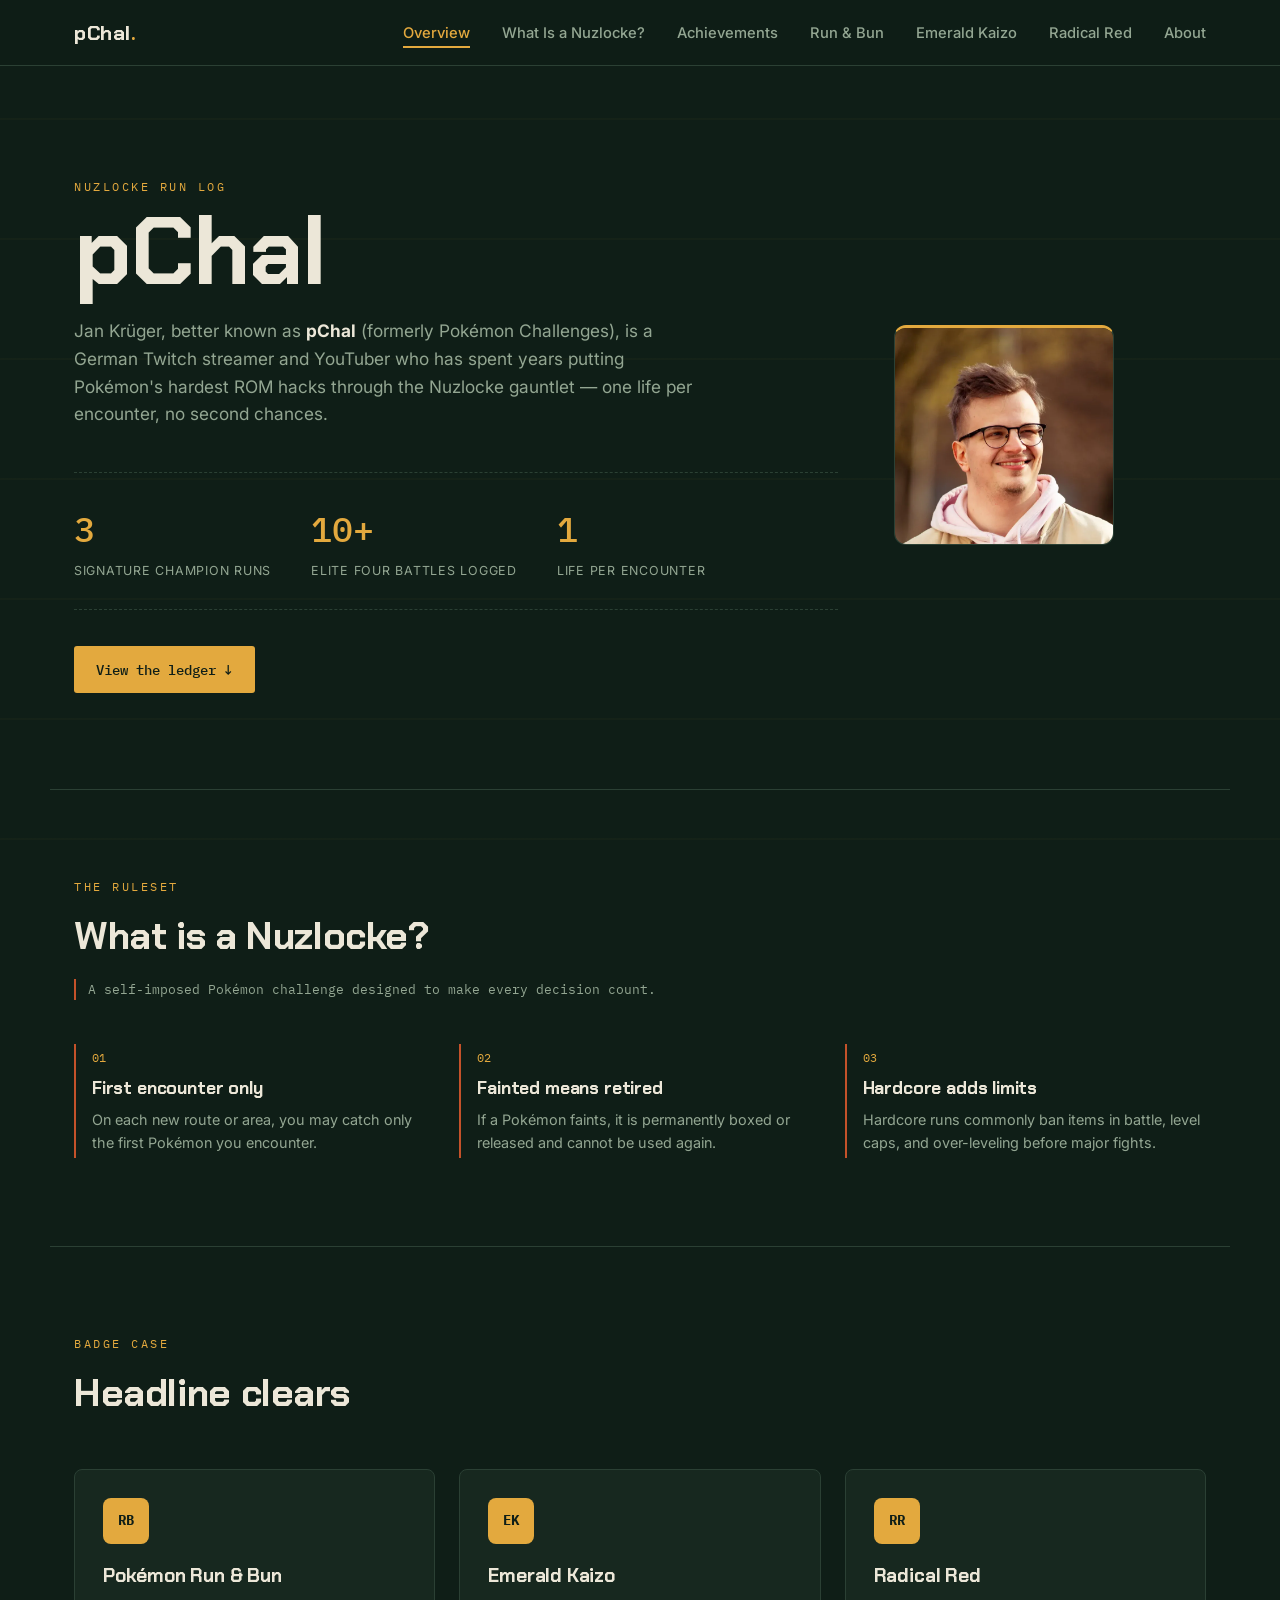
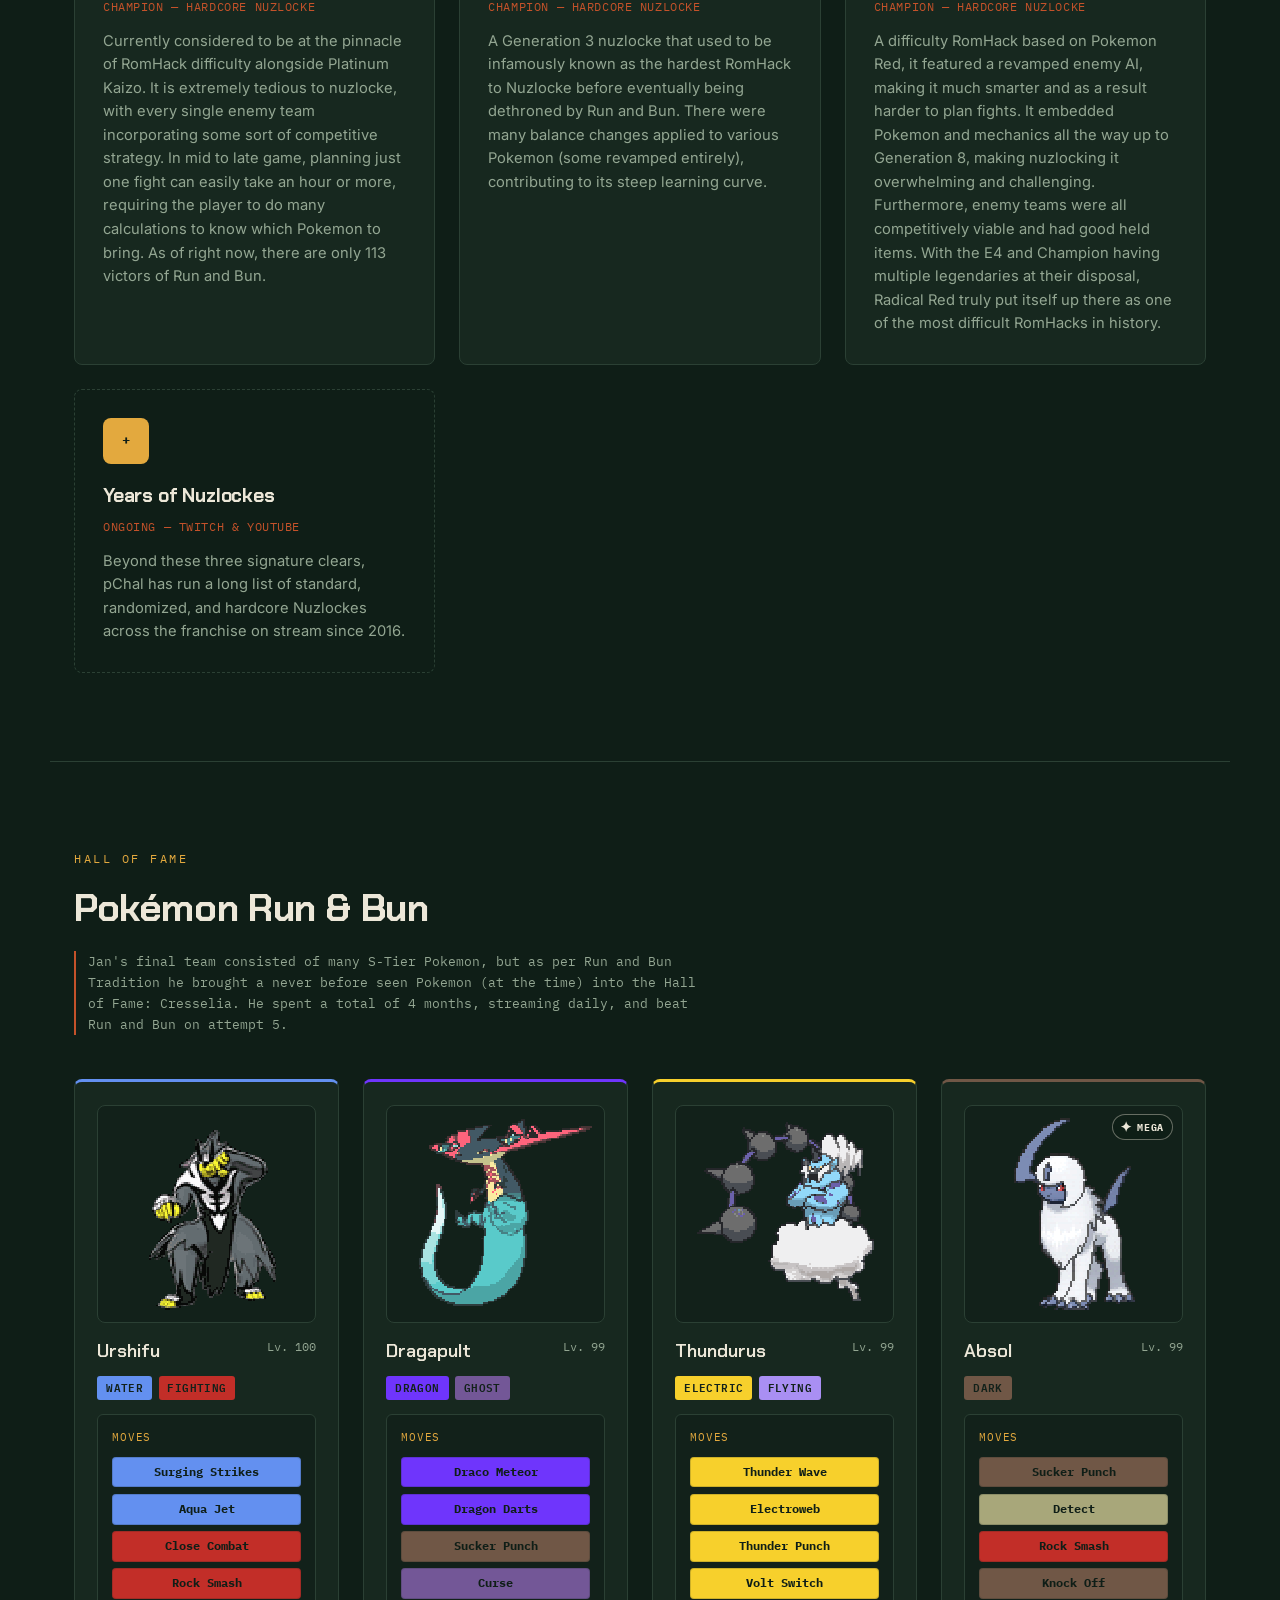
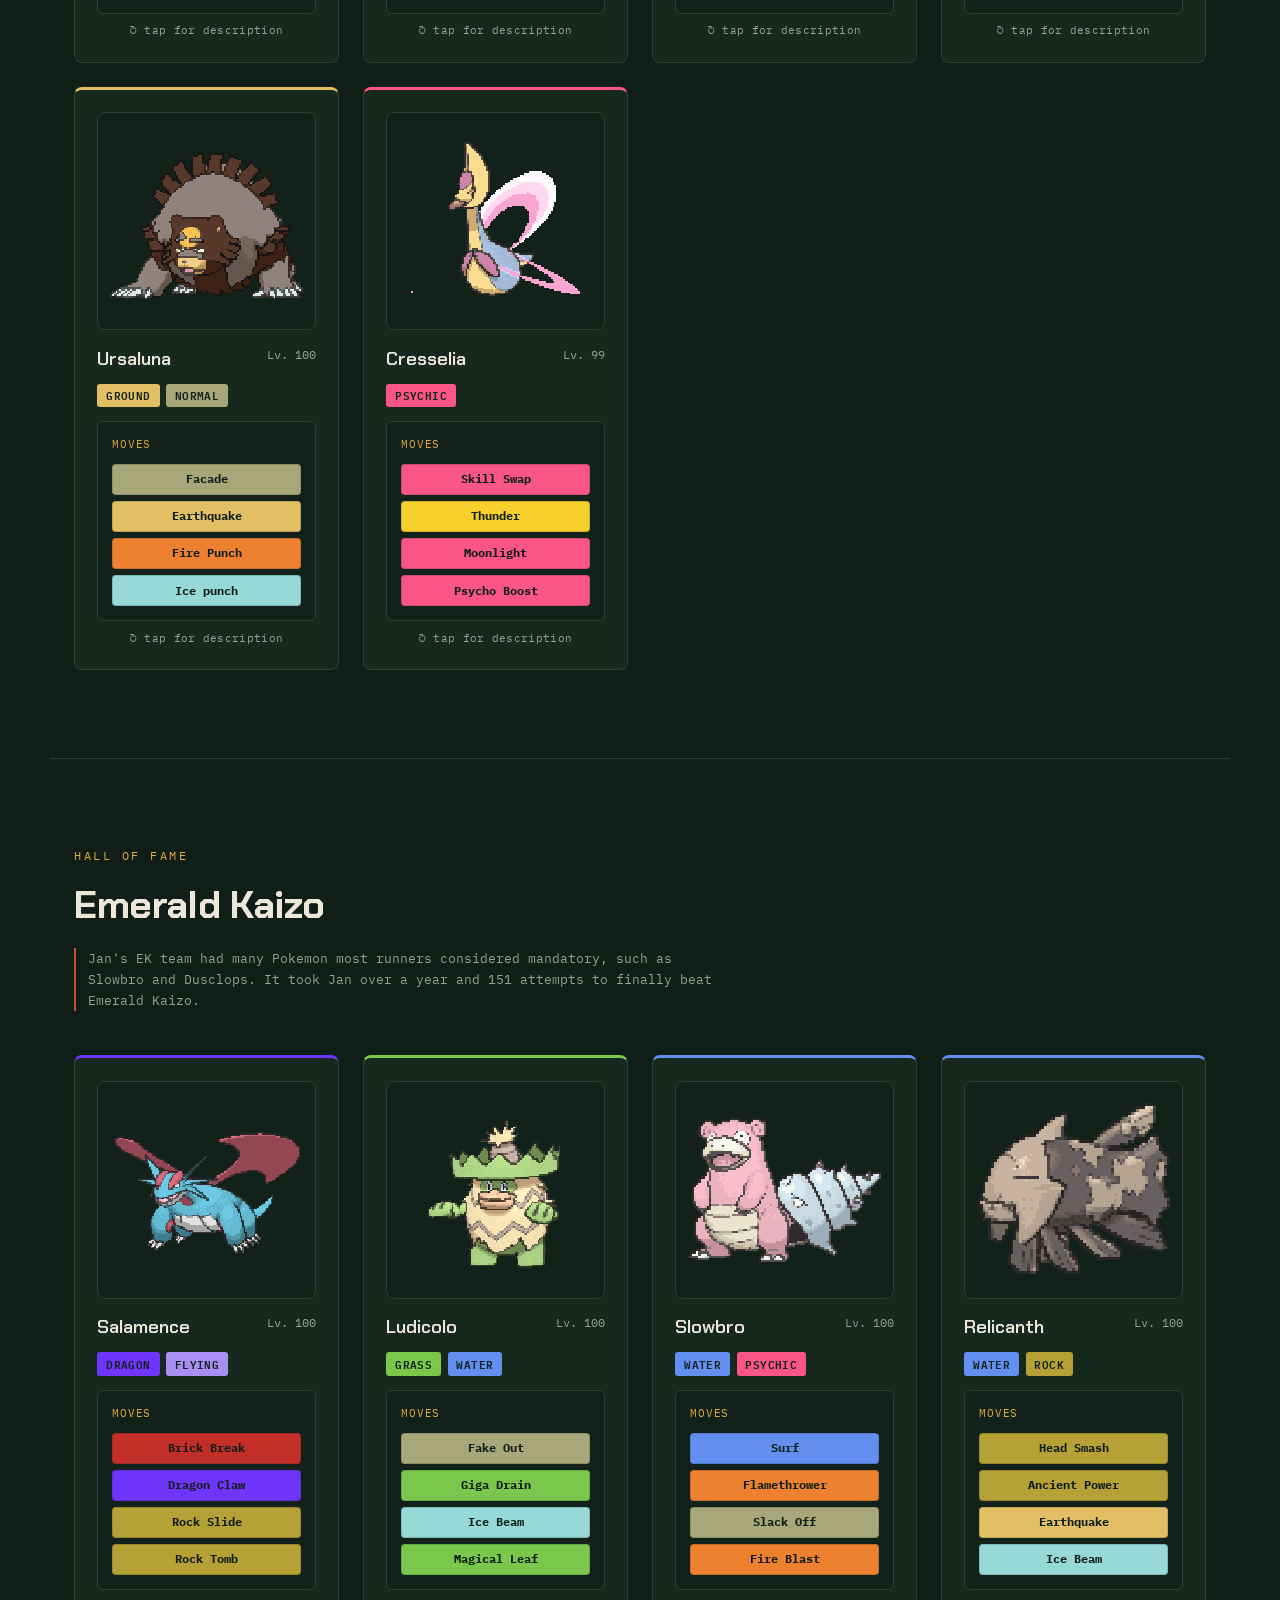
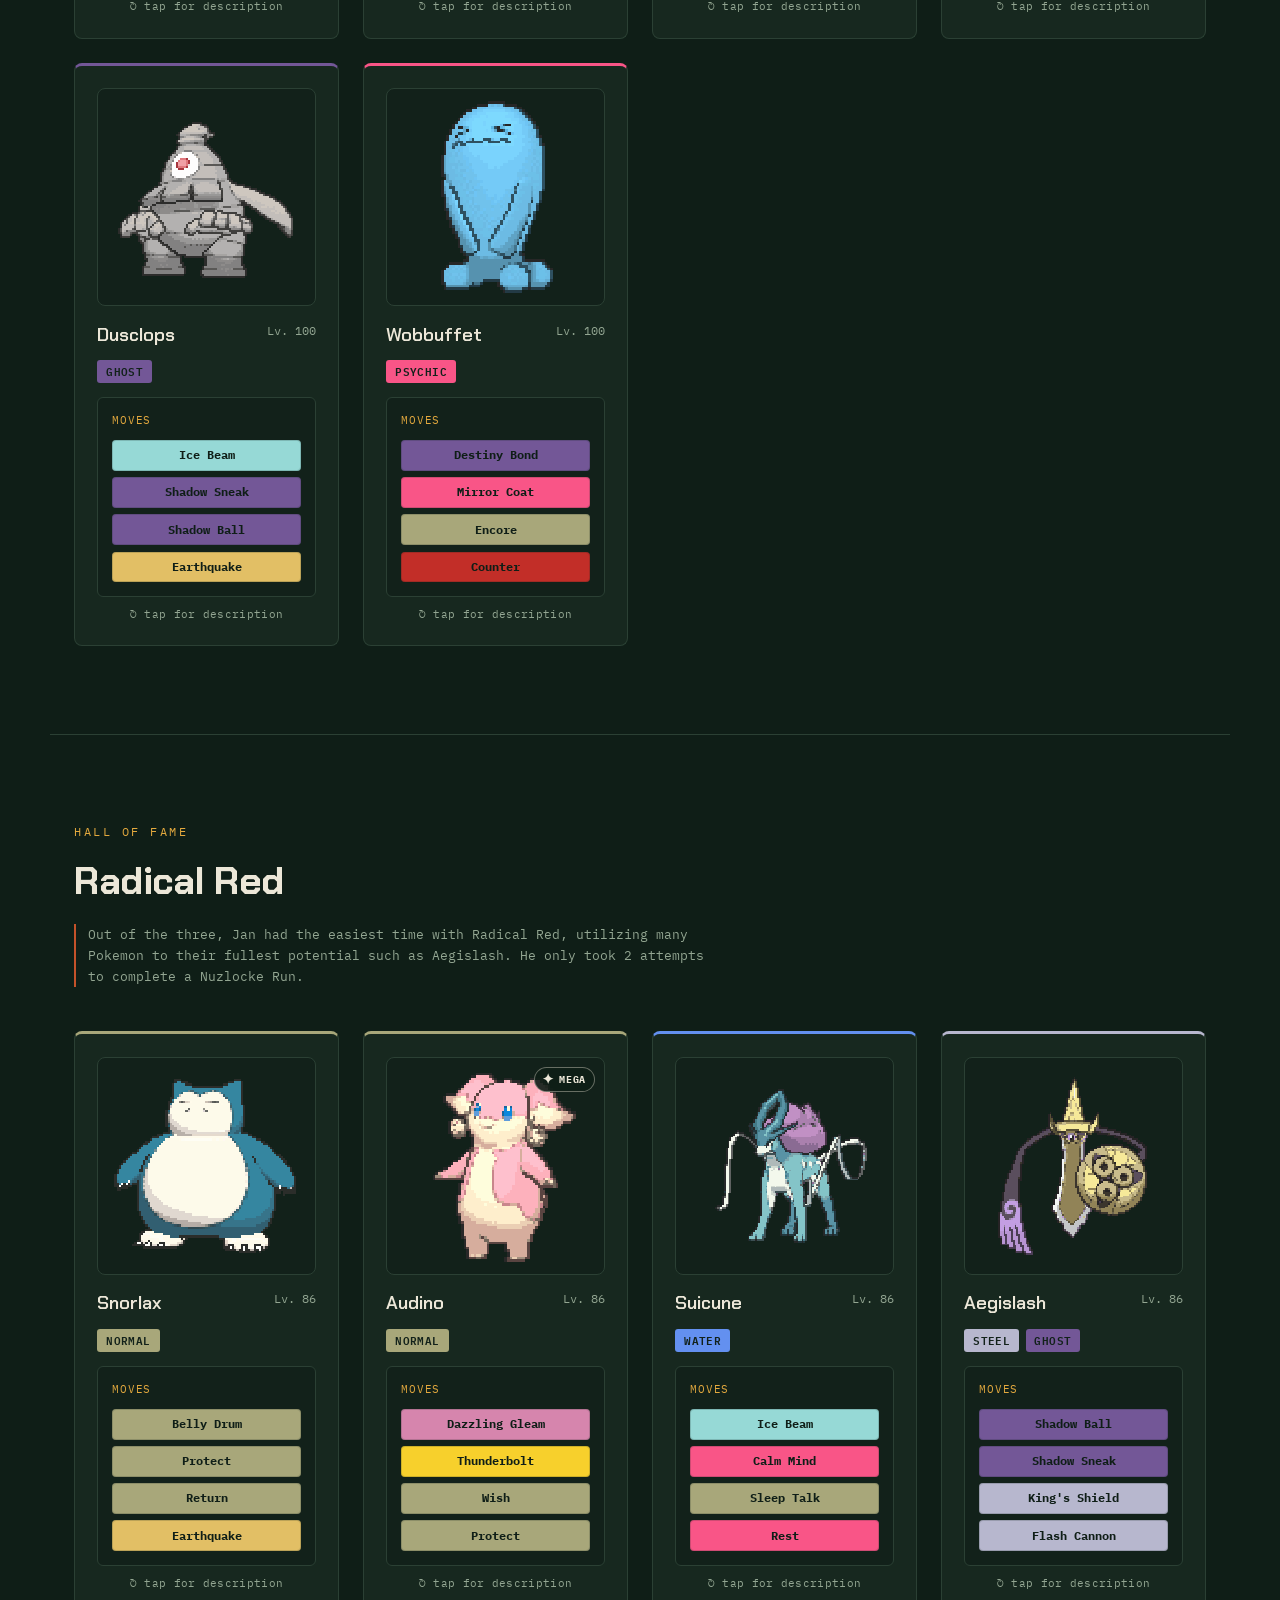
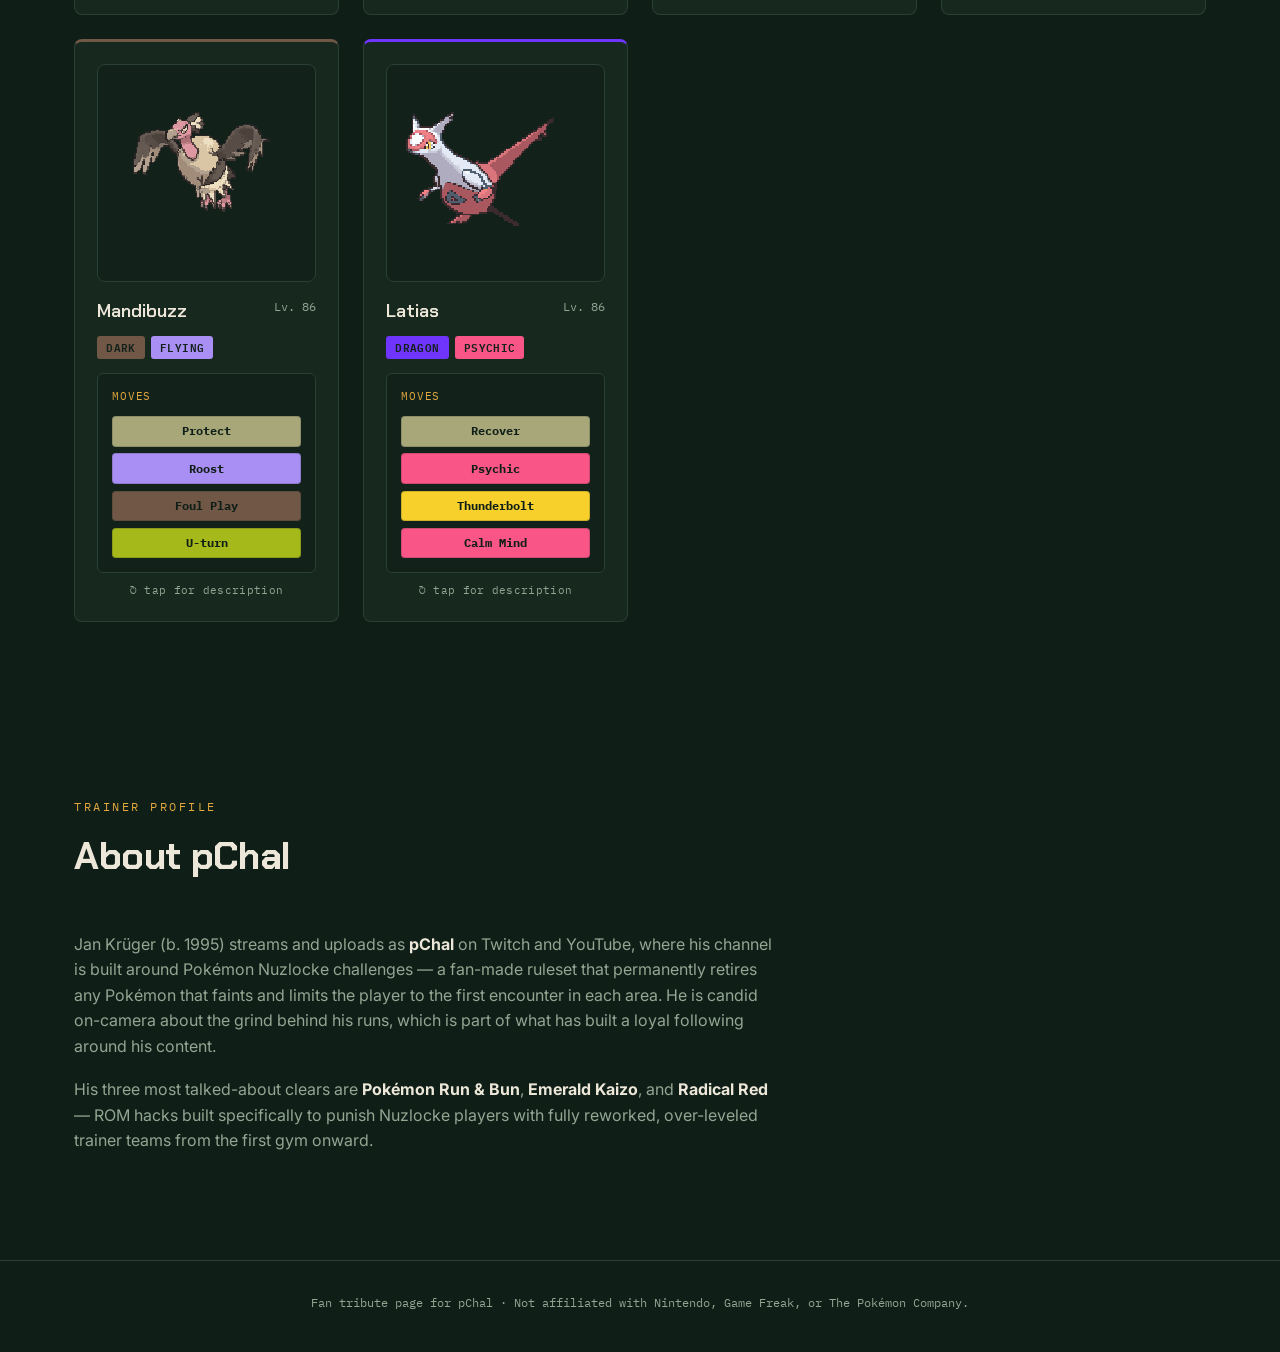
<file: index.html>
<!DOCTYPE html>
<html lang="en">
<head>
<meta charset="UTF-8">
<meta name="viewport" content="width=device-width, initial-scale=1.0">
<title>pChal — The Run Log</title>
<link rel="preconnect" href="https://fonts.googleapis.com">
<link rel="preconnect" href="https://fonts.gstatic.com" crossorigin>
<link href="https://fonts.googleapis.com/css2?family=Chakra+Petch:wght@500;600;700&family=Inter:wght@400;500;600&family=IBM+Plex+Mono:wght@400;500&display=swap" rel="stylesheet">
<link rel="stylesheet" href="styles.css">
</head>
<body>

<div class="route-line" aria-hidden="true"></div>

<header class="site-header" id="top">
  <nav class="nav">
    <a class="nav-brand" href="#top">pChal<span class="dot">.</span></a>
    <button class="nav-toggle" id="navToggle" aria-label="Toggle menu" aria-expanded="false">
      <span></span><span></span><span></span>
    </button>
    <ul class="nav-links" id="navLinks">
      <li><a href="#overview" class="nav-link">Overview</a></li>
      <li><a href="#what-is-a-nuzlocke" class="nav-link">What Is a Nuzlocke?</a></li>
      <li><a href="#achievements" class="nav-link">Achievements</a></li>
      <li><a href="#runandbun" class="nav-link">Run &amp; Bun</a></li>
      <li><a href="#emeraldkaizo" class="nav-link">Emerald Kaizo</a></li>
      <li><a href="#radicalred" class="nav-link">Radical Red</a></li>
      <li><a href="#about" class="nav-link">About</a></li>
    </ul>
  </nav>
</header>

<main>

  <!-- HERO -->
  <section class="hero" id="overview">
    <div class="hero-inner">
      <div class="hero-text">
        <p class="eyebrow">Nuzlocke Run Log</p>
        <h1 class="hero-title">pChal</h1>
        <p class="hero-sub">
          Jan Krüger, better known as <strong>pChal</strong> (formerly Pokémon Challenges), is a German
          Twitch streamer and YouTuber who has spent years putting Pokémon's hardest ROM hacks through
          the Nuzlocke gauntlet — one life per encounter, no second chances.
        </p>
        <div class="hero-stats" id="heroStats">
          <div class="stat">
            <span class="stat-num" data-count="3">0</span>
            <span class="stat-label">Signature Champion Runs</span>
          </div>
          <div class="stat">
            <span class="stat-num" data-count="10" data-suffix="+">0</span>
            <span class="stat-label">Elite Four Battles Logged</span>
          </div>
          <div class="stat">
            <span class="stat-num" data-count="1">0</span>
            <span class="stat-label">Life Per Encounter</span>
          </div>
        </div>
        <a href="#achievements" class="hero-cta">View the ledger ↓</a>
      </div>

      <div class="hero-photo">
        <div class="img-slot img-slot--portrait" data-placeholder-label="Add photo/pchal.jpg">
          <img src="images/photo/pchal.jpg" alt="pChal" onerror="this.closest('.img-slot').classList.add('img-slot--empty')">
        </div>
      </div>
    </div>
  </section>

  <!-- WHAT IS A NUZLOCKE -->
  <section class="nuzlocke-explainer" id="what-is-a-nuzlocke">
    <div class="section-head">
      <p class="eyebrow">The Ruleset</p>
      <h2>What is a Nuzlocke?</h2>
      <p class="section-note">A self-imposed Pokémon challenge designed to make every decision count.</p>
    </div>
    <div class="nuzlocke-rules">
      <article>
        <span class="rule-number">01</span>
        <h3>First encounter only</h3>
        <p>On each new route or area, you may catch only the first Pokémon you encounter.</p>
      </article>
      <article>
        <span class="rule-number">02</span>
        <h3>Fainted means retired</h3>
        <p>If a Pokémon faints, it is permanently boxed or released and cannot be used again.</p>
      </article>
      <article>
        <span class="rule-number">03</span>
        <h3>Hardcore adds limits</h3>
        <p>Hardcore runs commonly ban items in battle, level caps, and over-leveling before major fights.</p>
      </article>
    </div>
  </section>

  <!-- ACHIEVEMENTS -->
  <section class="achievements" id="achievements">
    <div class="section-head">
      <p class="eyebrow">Badge Case</p>
      <h2>Headline clears</h2>
    </div>
    <div class="badge-rack">
      <article class="badge-card">
        <div class="badge-icon" data-type="fire" aria-hidden="true">RB</div>
        <h3>Pokémon Run &amp; Bun</h3>
        <p class="badge-tag">Champion — Hardcore Nuzlocke</p>
        <p class="badge-desc">
          Currently considered to be at the pinnacle of RomHack difficulty alongside Platinum Kaizo. It is extremely tedious to nuzlocke, with every single enemy team incorporating some sort of competitive strategy.
          In mid to late game, planning just one fight can easily take an hour or more, requiring the player to do many calculations to know which Pokemon to bring. As of right now, there are only 113 victors of Run and Bun.
        </p>
      </article>
      <article class="badge-card">
        <div class="badge-icon" data-type="dragon" aria-hidden="true">EK</div>
        <h3>Emerald Kaizo</h3>
        <p class="badge-tag">Champion — Hardcore Nuzlocke</p>
        <p class="badge-desc">
          A Generation 3 nuzlocke that used to be infamously known as the hardest RomHack to Nuzlocke before eventually being dethroned by Run and Bun. 
        There were many balance changes applied to various Pokemon (some revamped entirely), contributing to its steep learning curve.
        </p>
      </article>
      <article class="badge-card">
        <div class="badge-icon" data-type="psychic" aria-hidden="true">RR</div>
        <h3>Radical Red</h3>
        <p class="badge-tag">Champion — Hardcore Nuzlocke</p>
        <p class="badge-desc">
          A difficulty RomHack based on Pokemon Red, it featured a revamped enemy AI, making it much smarter and as a result harder to plan fights. It embedded Pokemon and mechanics all the way up to Generation 8, making nuzlocking it overwhelming and challenging.
          Furthermore, enemy teams were all competitively viable and had good held items. With the E4 and Champion having multiple legendaries at their disposal, Radical Red truly put itself up there as one of the most difficult RomHacks in history.
        </p>
      </article>
      <article class="badge-card badge-card--muted">
        <div class="badge-icon" data-type="normal" aria-hidden="true">+</div>
        <h3>Years of Nuzlockes</h3>
        <p class="badge-tag">Ongoing — Twitch &amp; YouTube</p>
        <p class="badge-desc">
          Beyond these three signature clears, pChal has run a long list of standard,
          randomized, and hardcore Nuzlockes across the franchise on stream since
          2016.
        </p>
      </article>
    </div>
  </section>

  <!-- TEAM SECTION TEMPLATE (Run & Bun) -->
  <section class="team-section" id="runandbun">
    <div class="section-head">
      <p class="eyebrow">Hall of Fame</p>
      <h2>Pokémon Run &amp; Bun</h2>
      <p class="section-note">
        Jan's final team consisted of many S-Tier Pokemon, but as per Run and Bun Tradition he brought a never before seen Pokemon (at the time) into the Hall of Fame: Cresselia. 
        He spent a total of 4 months, streaming daily, and beat Run and Bun on attempt 5.
      </p>
    </div>
    <div class="team-grid" id="runAndBunGrid"></div>
  </section>

  <!-- TEAM SECTION TEMPLATE (Emerald Kaizo) -->
  <section class="team-section" id="emeraldkaizo">
    <div class="section-head">
      <p class="eyebrow">Hall of Fame</p>
      <h2>Emerald Kaizo</h2>
      <p class="section-note">
        Jan's EK team had many Pokemon most runners considered mandatory, such as Slowbro and Dusclops. It took Jan over a year and 151 attempts to finally beat Emerald Kaizo.
      </p>
    </div>
    <div class="team-grid" id="emeraldKaizoGrid"></div>
  </section>

  <!-- TEAM SECTION TEMPLATE (Radical Red) -->
  <section class="team-section" id="radicalred">
    <div class="section-head">
      <p class="eyebrow">Hall of Fame</p>
      <h2>Radical Red</h2>
      <p class="section-note">
        Out of the three, Jan had the easiest time with Radical Red, utilizing many Pokemon to their fullest potential such as Aegislash. He only took 2 attempts to complete a Nuzlocke Run.
      </p>
    </div>
    <div class="team-grid" id="radicalRedGrid"></div>
  </section>

  <!-- ABOUT -->
  <section class="about" id="about">
    <div class="section-head">
      <p class="eyebrow">Trainer Profile</p>
      <h2>About pChal</h2>
    </div>
    <div class="about-body">
      <p>
        Jan Krüger (b. 1995) streams and uploads as <strong>pChal</strong> on Twitch and YouTube,
        where his channel is built around Pokémon Nuzlocke challenges — a fan-made ruleset
        that permanently retires any Pokémon that faints and limits the player to the first
        encounter in each area. He is candid on-camera about the grind behind his runs,
        which is part of what has built a loyal following around his content.
      </p>
      <p>
        His three most talked-about clears are <strong>Pokémon Run &amp; Bun</strong>,
        <strong>Emerald Kaizo</strong>, and <strong>Radical Red</strong> — ROM hacks
        built specifically to punish Nuzlocke players with fully reworked,
        over-leveled trainer teams from the first gym onward.
      </p>
    </div>
  </section>

</main>

<footer class="site-footer">
  <p>Fan tribute page for pChal · Not affiliated with Nintendo, Game Freak, or The Pokémon Company.</p>
</footer>

<script src="data.js"></script>
<script src="script.js"></script>
</body>
</html>
</file>
<file: styles.css>
/* ===== Tokens ===== */
:root {
  --bg-deep: #0F1E17;
  --bg-panel: #17281F;
  --bg-panel-alt: #12211A;
  --border-soft: #2B4034;
  --text-bone: #ECE7D8;
  --text-muted: #93A692;
  --accent-gold: #E3A93E;
  --accent-ember: #C4522A;

  --font-display: 'Chakra Petch', 'Segoe UI', sans-serif;
  --font-body: 'Inter', 'Segoe UI', sans-serif;
  --font-mono: 'IBM Plex Mono', 'Courier New', monospace;

  --type-normal:  #A8A77A;
  --type-fire:    #EE8130;
  --type-water:   #6390F0;
  --type-electric:#F7D02C;
  --type-grass:   #7AC74C;
  --type-ice:     #96D9D6;
  --type-fighting:#C22E28;
  --type-poison:  #A33EA1;
  --type-ground:  #E2BF65;
  --type-flying:  #A98FF3;
  --type-psychic: #F95587;
  --type-bug:     #A6B91A;
  --type-rock:    #B6A136;
  --type-ghost:   #735797;
  --type-dragon:  #6F35FC;
  --type-dark:    #705746;
  --type-steel:   #B7B7CE;
  --type-fairy:   #D685AD;
}

* { box-sizing: border-box; }

html {
  scroll-behavior: smooth;
}

@media (prefers-reduced-motion: reduce) {
  html { scroll-behavior: auto; }
  * { animation-duration: 0.01ms !important; animation-iteration-count: 1 !important; transition-duration: 0.01ms !important; }
}

body {
  margin: 0;
  background: var(--bg-deep);
  color: var(--text-bone);
  font-family: var(--font-body);
  line-height: 1.6;
  -webkit-font-smoothing: antialiased;
}

a { color: inherit; }

img { max-width: 100%; display: block; }

::selection {
  background: var(--accent-gold);
  color: var(--bg-deep);
}

:focus-visible {
  outline: 2px solid var(--accent-gold);
  outline-offset: 3px;
}

.eyebrow {
  font-family: var(--font-mono);
  font-size: 0.72rem;
  letter-spacing: 0.22em;
  text-transform: uppercase;
  color: var(--accent-gold);
  margin: 0 0 0.6rem;
}

h1, h2, h3 {
  font-family: var(--font-display);
  font-weight: 700;
  letter-spacing: -0.01em;
  margin: 0;
  color: var(--text-bone);
}

/* ===== Background route-line motif ===== */
.route-line {
  position: fixed;
  inset: 0;
  pointer-events: none;
  z-index: 0;
  background-image:
    repeating-linear-gradient(
      to bottom,
      transparent 0,
      transparent 118px,
      rgba(227, 169, 62, 0.05) 118px,
      rgba(227, 169, 62, 0.05) 120px
    );
  opacity: 0.6;
}

/* ===== Header / Nav ===== */
.site-header {
  position: sticky;
  top: 0;
  z-index: 50;
  background: rgba(15, 30, 23, 0.88);
  backdrop-filter: blur(8px);
  border-bottom: 1px solid var(--border-soft);
}

.nav {
  max-width: 1180px;
  margin: 0 auto;
  padding: 1rem 1.5rem;
  display: flex;
  align-items: center;
  justify-content: space-between;
}

.nav-brand {
  font-family: var(--font-display);
  font-size: 1.3rem;
  font-weight: 700;
  text-decoration: none;
  letter-spacing: 0.03em;
}

.nav-brand .dot { color: var(--accent-gold); }

.nav-links {
  list-style: none;
  display: flex;
  gap: 2rem;
  margin: 0;
  padding: 0;
}

.nav-link {
  text-decoration: none;
  font-size: 0.92rem;
  color: var(--text-muted);
  font-weight: 500;
  position: relative;
  padding: 0.25rem 0;
  transition: color 0.2s ease;
}

.nav-link:hover,
.nav-link.active {
  color: var(--accent-gold);
}

.nav-link::after {
  content: "";
  position: absolute;
  left: 0; right: 100%;
  bottom: -2px;
  height: 2px;
  background: var(--accent-gold);
  transition: right 0.25s ease;
}

.nav-link:hover::after,
.nav-link.active::after {
  right: 0;
}

.nav-toggle {
  display: none;
  flex-direction: column;
  justify-content: center;
  gap: 5px;
  width: 34px;
  height: 34px;
  background: none;
  border: none;
  cursor: pointer;
}

.nav-toggle span {
  display: block;
  height: 2px;
  background: var(--text-bone);
  border-radius: 2px;
}

/* ===== Layout helpers ===== */
main { position: relative; z-index: 1; }

section {
  max-width: 1180px;
  margin: 0 auto;
  padding: 5.5rem 1.5rem;
}

.section-head {
  margin-bottom: 2.75rem;
  max-width: 640px;
}

.section-head h2 {
  font-size: clamp(1.8rem, 3vw, 2.4rem);
}

.section-note {
  font-family: var(--font-mono);
  font-size: 0.82rem;
  color: var(--text-muted);
  margin-top: 0.75rem;
  border-left: 2px solid var(--accent-ember);
  padding-left: 0.75rem;
}

.section-note code {
  color: var(--accent-gold);
}

/* ===== Hero ===== */
.hero {
  padding-top: 7rem;
  padding-bottom: 6rem;
  border-bottom: 1px solid var(--border-soft);
}

.hero-inner {
  max-width: 1040px;
  display: flex;
  align-items: center;
  gap: 3.5rem;
}

.hero-text { flex: 1 1 560px; min-width: 0; }

.hero-photo {
  flex: 0 0 220px;
}

.hero-title {
  font-size: clamp(3.2rem, 9vw, 6rem);
  line-height: 0.95;
  margin: 0 0 1.25rem;
}

.hero-sub {
  font-size: 1.08rem;
  color: var(--text-muted);
  max-width: 620px;
  margin: 0 0 2.75rem;
}

.hero-sub strong { color: var(--text-bone); }

.hero-stats {
  display: flex;
  flex-wrap: wrap;
  gap: 2.5rem;
  padding: 1.75rem 0;
  border-top: 1px dashed var(--border-soft);
  border-bottom: 1px dashed var(--border-soft);
  margin-bottom: 2.25rem;
}

.stat { min-width: 140px; }

.stat-num {
  display: block;
  font-family: var(--font-mono);
  font-size: 2.2rem;
  font-weight: 500;
  color: var(--accent-gold);
}

.stat-label {
  display: block;
  font-size: 0.78rem;
  color: var(--text-muted);
  text-transform: uppercase;
  letter-spacing: 0.06em;
  margin-top: 0.2rem;
}

.hero-cta {
  display: inline-block;
  text-decoration: none;
  font-family: var(--font-mono);
  font-size: 0.9rem;
  color: var(--bg-deep);
  background: var(--accent-gold);
  padding: 0.75rem 1.4rem;
  border-radius: 3px;
  font-weight: 500;
  transition: transform 0.2s ease, box-shadow 0.2s ease;
}

.hero-cta:hover {
  transform: translateY(-2px);
  box-shadow: 0 8px 20px rgba(227, 169, 62, 0.25);
}

/* ===== Image slots (photo + Pokémon sprite placeholders) ===== */
.img-slot {
  position: relative;
  width: 100%;
  border-radius: 8px;
  overflow: hidden;
  background: var(--bg-panel);
  border: 1px solid var(--border-soft);
}

.img-slot img {
  width: 100%;
  height: 100%;
  object-fit: cover;
  display: block;
}

.img-slot--empty {
  border: 1px dashed var(--border-soft);
  display: flex;
  align-items: center;
  justify-content: center;
  text-align: center;
}

.img-slot--empty img { display: none; }

.img-slot--empty::after {
  content: attr(data-placeholder-label);
  font-family: var(--font-mono);
  font-size: 0.68rem;
  color: var(--text-muted);
  padding: 0.75rem;
  letter-spacing: 0.02em;
}

.img-slot--portrait {
  aspect-ratio: 1 / 1;
  border-radius: 12px;
  border-top: 3px solid var(--accent-gold);
}

.img-slot--portrait.img-slot--empty::before {
  content: "";
  width: 42%;
  height: 42%;
  margin-bottom: 0.6rem;
  background: var(--border-soft);
  clip-path: polygon(50% 0%, 100% 25%, 100% 75%, 50% 100%, 0% 75%, 0% 25%);
}

.img-slot--portrait.img-slot--empty {
  flex-direction: column;
}

.img-slot--sprite {
  aspect-ratio: 1 / 1;
  margin-bottom: 0.9rem;
  background: var(--bg-panel-alt);
}

.img-slot--sprite img {
  object-fit: contain;
  image-rendering: pixelated;
  image-rendering: -moz-crisp-edges;
  image-rendering: crisp-edges;
  padding: 0.75rem;
}

.mega-toggle {
  position: absolute;
  top: 0.55rem;
  right: 0.55rem;
  z-index: 2;
  display: inline-flex;
  align-items: center;
  gap: 0.28rem;
  border: 1px solid rgba(236, 231, 216, 0.4);
  border-radius: 999px;
  background: rgba(15, 30, 23, 0.9);
  color: var(--text-bone);
  padding: 0.32rem 0.48rem;
  font-family: var(--font-mono);
  font-size: 0.6rem;
  font-weight: 700;
  letter-spacing: 0.07em;
  cursor: pointer;
  transition: transform 0.2s ease, background 0.2s ease, color 0.2s ease;
}

.mega-toggle:hover,
.mega-toggle:focus-visible {
  transform: scale(1.06);
  background: var(--accent-gold);
  color: var(--bg-deep);
}

.mega-toggle span[aria-hidden="true"] {
  font-size: 0.85rem;
  line-height: 1;
}

/* ===== Achievements / Badge rack ===== */
.nuzlocke-explainer {
  border-bottom: 1px solid var(--border-soft);
}

.nuzlocke-rules {
  display: grid;
  grid-template-columns: repeat(3, minmax(0, 1fr));
  gap: 1.5rem;
}

.nuzlocke-rules article {
  border-left: 2px solid var(--accent-ember);
  padding: 0.25rem 0 0.25rem 1rem;
}

.rule-number {
  display: block;
  color: var(--accent-gold);
  font-family: var(--font-mono);
  font-size: 0.75rem;
  margin-bottom: 0.45rem;
}

.nuzlocke-rules h3 {
  font-size: 1.1rem;
  margin-bottom: 0.35rem;
}

.nuzlocke-rules p {
  color: var(--text-muted);
  font-size: 0.9rem;
  margin: 0;
}

.badge-rack {
  display: grid;
  grid-template-columns: repeat(auto-fit, minmax(280px, 1fr));
  gap: 1.5rem;
}

.badge-card {
  background: var(--bg-panel);
  border: 1px solid var(--border-soft);
  border-radius: 8px;
  padding: 1.75rem;
  position: relative;
  overflow: hidden;
  transition: transform 0.25s ease, border-color 0.25s ease;
}

.badge-card:hover {
  transform: translateY(-4px);
  border-color: var(--accent-gold);
}

.badge-card--muted {
  background: transparent;
  border-style: dashed;
}

.badge-icon {
  width: 46px;
  height: 46px;
  border-radius: 8px;
  display: flex;
  align-items: center;
  justify-content: center;
  font-family: var(--font-mono);
  font-weight: 700;
  font-size: 0.85rem;
  color: var(--bg-deep);
  background: var(--accent-gold);
  margin-bottom: 1.1rem;
}

.badge-card h3 {
  font-size: 1.2rem;
  margin-bottom: 0.35rem;
}

.badge-tag {
  font-family: var(--font-mono);
  font-size: 0.72rem;
  color: var(--accent-ember);
  text-transform: uppercase;
  letter-spacing: 0.05em;
  margin: 0 0 0.85rem;
}

.badge-desc {
  color: var(--text-muted);
  font-size: 0.92rem;
  margin: 0;
}

/* ===== Team sections ===== */
.team-section {
  border-top: 1px solid var(--border-soft);
}

.team-section--alt {
  background: var(--bg-panel-alt);
}

.team-grid {
  display: grid;
  grid-template-columns: repeat(auto-fill, minmax(260px, 1fr));
  gap: 1.5rem;
}

.mon-card {
  position: relative;
  perspective: 1400px;
}

.card-flip-inner {
  position: relative;
  display: grid;
  transform-style: preserve-3d;
  transition: transform 0.6s cubic-bezier(0.4, 0.2, 0.2, 1);
  cursor: pointer;
}

.mon-card:hover .card-flip-inner {
  transform: translateY(-3px);
}

.mon-card:has(.card-flip-inner.is-description):hover .card-flip-inner {
  transform: rotateY(174deg);
}

.card-flip-inner.is-description {
  transform: rotateY(180deg);
}

.card-side {
  grid-area: 1 / 1;
  position: relative;
  background: var(--bg-panel);
  border: 1px solid var(--border-soft);
  border-top: 3px solid var(--type-normal);
  border-top-color: var(--card-type-color, var(--type-normal));
  border-radius: 8px;
  padding: 1.4rem;
  backface-visibility: hidden;
  -webkit-backface-visibility: hidden;
  transition: background 0.35s ease, border-color 0.35s ease;
}

.card-side--back {
  display: flex;
  flex-direction: column;
  transform: rotateY(180deg);
}

.mon-card--has-mega.is-mega {
  --mega-rainbow: linear-gradient(135deg, rgba(255, 116, 162, 0.38), rgba(255, 224, 112, 0.34) 25%, rgba(113, 228, 166, 0.34) 50%, rgba(105, 181, 255, 0.34) 75%, rgba(211, 132, 255, 0.38));
}

.mon-card--has-mega.is-mega .card-side {
  background: var(--mega-rainbow), var(--bg-panel);
  border-color: rgba(236, 231, 216, 0.48);
}

.mon-card--has-mega.is-mega-ready .card-side::after {
  content: "";
  position: absolute;
  inset: -5px;
  z-index: 2;
  border-radius: 12px;
  padding: 3px;
  pointer-events: none;
  background: conic-gradient(#ff5757, #ffdf5e, #71e58c, #57b9ff, #9c77ff, #ff70c8, #ff5757);
  -webkit-mask: linear-gradient(#000 0 0) content-box, linear-gradient(#000 0 0);
  -webkit-mask-composite: xor;
  mask-composite: exclude;
}

.card-side > * {
  position: relative;
  z-index: 1;
}

.sprite-flip {
  position: relative;
  aspect-ratio: 1 / 1;
  margin-bottom: 0.9rem;
  perspective: 1000px;
}

.sprite-flip-inner {
  position: relative;
  width: 100%;
  height: 100%;
  transform-style: preserve-3d;
  transition: transform 0.55s cubic-bezier(0.4, 0.2, 0.2, 1);
}

.mon-card--has-mega.is-mega .sprite-flip-inner {
  transform: rotateY(180deg);
}

.sprite-flip-face {
  position: absolute;
  inset: 0;
  backface-visibility: hidden;
  -webkit-backface-visibility: hidden;
}

.sprite-flip-face--mega {
  transform: rotateY(180deg);
}

.sprite-flip .img-slot--sprite {
  height: 100%;
  margin-bottom: 0;
}

.mon-head {
  display: flex;
  justify-content: space-between;
  align-items: flex-start;
  gap: 0.5rem;
  margin-bottom: 0.6rem;
}

.mon-name {
  font-family: var(--font-display);
  font-size: 1.15rem;
  font-weight: 600;
}

.mon-level {
  font-family: var(--font-mono);
  font-size: 0.78rem;
  color: var(--text-muted);
  white-space: nowrap;
}

.mon-types {
  display: flex;
  gap: 0.4rem;
  margin-bottom: 0.9rem;
}

.mon-types--mega {
  display: none;
}

.mon-card.is-mega .mon-types--base {
  display: none;
}

.mon-card.is-mega .mon-types--mega {
  display: flex;
}

.type-chip {
  font-family: var(--font-mono);
  font-size: 0.66rem;
  text-transform: uppercase;
  letter-spacing: 0.04em;
  padding: 0.2rem 0.55rem;
  border-radius: 3px;
  color: #12211A;
  font-weight: 600;
}

.mon-meta {
  font-size: 0.84rem;
  line-height: 1.35;
  color: var(--text-muted);
  margin: 0 0 0.75rem;
}

.mon-meta span {
  color: var(--text-bone);
}

.mon-moves {
  list-style: none;
  margin: 0;
  padding: 0;
  display: grid;
  grid-template-columns: minmax(0, 1fr);
  gap: 0.4rem;
  padding-top: 0;
}

.mon-moves li {
  display: flex;
  align-items: center;
  justify-content: center;
  min-width: 0;
  font-family: var(--font-mono);
  font-size: 0.76rem;
  color: var(--bg-deep);
  line-height: 1.35;
  font-weight: 700;
  border-radius: 4px;
  padding: 0.45rem 0.6rem;
  box-shadow: inset 0 0 0 1px rgba(15, 30, 23, 0.18);
}

.move-type-dot {
  display: none;
}

.move-name {
  min-width: 0;
  text-align: center;
}

.moves-panel {
  background: var(--bg-panel-alt);
  border: 1px solid var(--border-soft);
  border-radius: 6px;
  padding: 0.85rem;
}

/* ===== Flip zone (moves <-> description) ===== */
.flip-zone {
  perspective: 1200px;
}

.flip-inner {
  position: relative;
  height: 172px;
  cursor: pointer;
  transform-style: preserve-3d;
  transition: transform 0.55s cubic-bezier(0.4, 0.2, 0.2, 1);
  border-radius: 6px;
}

.flip-inner:hover {
  transform: rotateY(6deg);
}

.flip-inner.is-flipped {
  transform: rotateY(180deg);
}

.flip-inner.is-flipped:hover {
  transform: rotateY(174deg);
}

.flip-face {
  position: absolute;
  inset: 0;
  backface-visibility: hidden;
  -webkit-backface-visibility: hidden;
  border: 1px solid var(--border-soft);
  border-radius: 6px;
  background: var(--bg-panel-alt);
  padding: 0.85rem 0.85rem 0.7rem;
}

.flip-inner:focus-visible {
  outline: 2px solid var(--accent-gold);
  outline-offset: 4px;
}

@media (prefers-reduced-motion: reduce) {
  .flip-inner {
    transition: none;
  }
  .flip-inner:hover {
    transform: none;
  }
}

.flip-face--back {
  transform: rotateY(180deg);
  display: flex;
  flex-direction: column;
}

.flip-face--front {
  display: flex;
  flex-direction: column;
  justify-content: center;
}

.card-panel-label {
  margin: 0 0 0.7rem;
  color: var(--accent-gold);
  font-family: var(--font-mono);
  font-size: 0.66rem;
  letter-spacing: 0.08em;
  text-transform: uppercase;
}

.flip-hint {
  margin: 0.55rem 0 0;
  font-family: var(--font-mono);
  font-size: 0.66rem;
  color: var(--text-muted);
  text-align: center;
  letter-spacing: 0.03em;
  user-select: none;
}

.mon-description {
  display: flex;
  flex: 1;
  align-items: center;
  margin: 0;
  color: var(--text-muted);
  font-size: 0.9rem;
  line-height: 1.65;
}

.mon-description--mega {
  display: none;
}

.mon-card.is-mega .mon-description--base {
  display: none;
}

.mon-card.is-mega .mon-description--mega {
  display: flex;
}

/* ===== About ===== */
.about-body {
  max-width: 700px;
  color: var(--text-muted);
}

.about-body p { margin: 0 0 1.1rem; }
.about-body strong { color: var(--text-bone); }

/* ===== Footer ===== */
.site-footer {
  border-top: 1px solid var(--border-soft);
  text-align: center;
  padding: 2rem 1.5rem 2.5rem;
}

.site-footer p {
  font-family: var(--font-mono);
  font-size: 0.75rem;
  color: var(--text-muted);
  margin: 0;
}

/* ===== Responsive ===== */
@media (max-width: 780px) {
  .nav-links {
    position: absolute;
    top: 100%;
    left: 0;
    right: 0;
    flex-direction: column;
    background: var(--bg-panel);
    border-bottom: 1px solid var(--border-soft);
    padding: 1rem 1.5rem 1.5rem;
    gap: 1rem;
    display: none;
  }

  .nav-links.open { display: flex; }

  .nav-toggle { display: flex; }

  section { padding: 3.5rem 1.25rem; }

  .hero { padding-top: 4rem; }

  .hero-inner {
    flex-direction: column-reverse;
    align-items: flex-start;
    gap: 2rem;
  }

  .hero-photo {
    flex: 0 0 auto;
    width: 150px;
  }

  .nuzlocke-rules { grid-template-columns: 1fr; }
}
</file>
